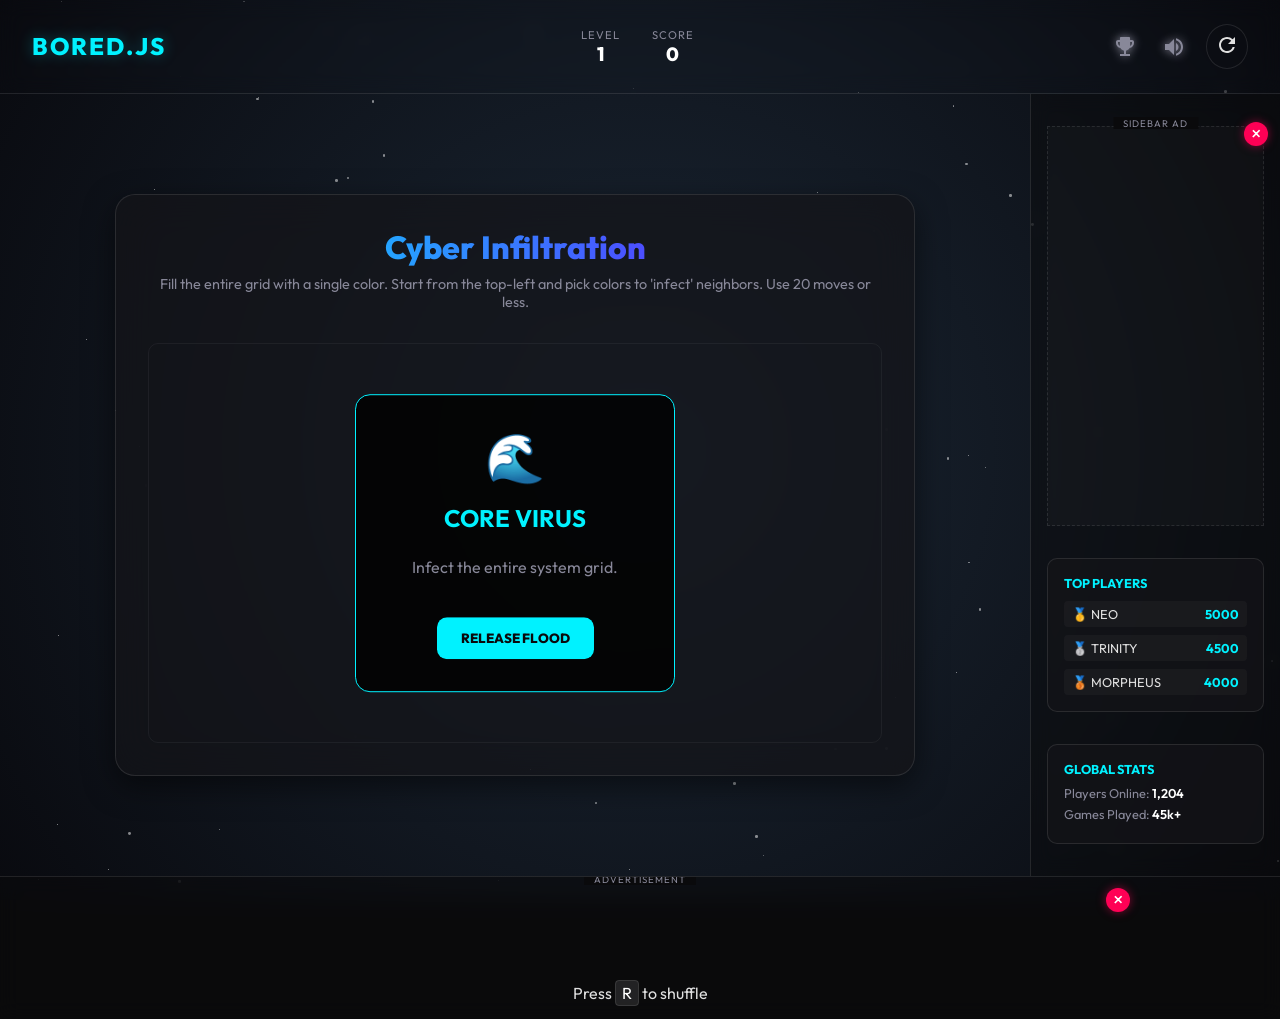
<file: index.html>
<!DOCTYPE html>
<html lang="en">
<head>
    <meta charset="UTF-8">
    <meta name="viewport" content="width=device-width, initial-scale=1.0">
    <title>Bored Games | Instant Fun</title>
    <meta name="description" content="Randomized mini-games for when you're bored. Sudoku, Ball Catch, Jump, Run, and Boom!">
    <link rel="preconnect" href="https://fonts.googleapis.com">
    <link rel="preconnect" href="https://fonts.gstatic.com" crossorigin>
    <link href="https://fonts.googleapis.com/css2?family=Outfit:wght@300;400;600;800&family=Space+Grotesk:wght@300;400;700&display=swap" rel="stylesheet">
    <link rel="stylesheet" href="style.css">
    <script async src="https://pagead2.googlesyndication.com/pagead/js/adsbygoogle.js?client=ca-pub-4516629611539617" crossorigin="anonymous"></script>
</head>
<body>
    <div class="stars-container" id="stars"></div>
    
    <header>
        <div class="logo">
            <span class="glitch-text" data-text="BORED.JS">BORED.JS</span>
        </div>
        <div class="stats">
            <div class="stat-item">
                <span class="label">LEVEL</span>
                <span class="value" id="current-level">1</span>
            </div>
            <div class="stat-item">
                <span class="label">SCORE</span>
                <span class="value" id="current-score">0</span>
            </div>
        </div>
        <div class="header-controls">
            <button id="leaderboard-btn" class="icon-btn" title="Leaderboard">
                <svg viewBox="0 0 24 24" width="24" height="24">
                    <path fill="currentColor" d="M19,5h-2V3c0-0.55-0.45-1-1-1H8C7.45,2,7,2.45,7,3v2H5C3.9,5,3,5.9,3,7v1c0,2.55,1.92,4.63,4.39,4.94 C8.09,14.23,9.8,15.2,11,15.68V19H7v2h10v-2h-4v-3.32c1.2-0.48,2.91-1.45,3.61-2.74C19.08,12.63,21,10.55,21,8V7C21,5.9,20.1,5,19,5z M5,8V7h2v3.82C5.84,10.4,5,9.3,5,8z M19,8c0,1.3-0.84,2.4-2,2.82V7h2V8z" />
                </svg>
            </button>
            <button id="mute-btn" class="icon-btn" title="Mute/Unmute">
                <svg id="mute-icon" viewBox="0 0 24 24" width="24" height="24">
                    <path fill="currentColor" d="M14,3.23V5.29C16.89,6.15 19,8.83 19,12C19,15.17 16.89,17.85 14,18.71V20.77C18.03,19.86 21,16.28 21,12C21,7.72 18.03,4.14 14,3.23M16.5,12C16.5,10.23 15.5,8.71 14,7.97V16.02C15.5,15.29 16.5,13.77 16.5,12M3,9V15H7L12,20V4L7,9H3Z" />
                </svg>
            </button>
            <button id="shuffle-btn" class="shuffle-btn" title="Reload New Game">
                <svg viewBox="0 0 24 24" width="24" height="24">
                    <path fill="currentColor" d="M17.65 6.35A7.958 7.958 0 0 0 12 4c-4.42 0-7.99 3.58-7.99 8s3.57 8 7.99 8c3.73 0 6.84-2.55 7.73-6h-2.08A5.99 5.99 0 0 1 12 18c-3.31 0-6-2.69-6-6s2.69-6 6-6c1.66 0 3.14.69 4.22 1.78L13 11h7V4l-2.35 2.35z"/>
                </svg>
            </button>
        </div>
    </header>

    <div id="name-popup" class="ad-popup-overlay hidden">
        <div class="ad-popup-content">
            <h2 style="color: var(--accent-primary)">NEW HIGH SCORE!</h2>
            <p>Enter your hacker alias:</p>
            <input type="text" id="hacker-name" maxlength="15" placeholder="GUEST123" style="width: 100%; margin: 1rem 0; padding: 0.8rem; background: #000; border: 1px solid var(--accent-primary); color: #fff; text-align: center;">
            <button id="save-score-btn" class="btn-primary">UPLOAD SCORE</button>
        </div>
    </div>
    
    <div id="leaderboard-popup" class="ad-popup-overlay hidden">
        <div class="ad-popup-content">
            <button id="close-leaderboard" class="close-btn">&times;</button>
            <h2 style="color: var(--accent-primary); margin-bottom: 2rem;">🏆 TOP HACKERS</h2>
            <div id="popup-leaderboard-list">
                <!-- Sync from App -->
            </div>
        </div>
    </div>

    <div id="content-layout">
        <main id="game-container">
            <div id="loader" class="loader">
                <div class="loader-circle"></div>
                <p>Initializing Game...</p>
            </div>
            <!-- Games will be injected here -->
            <div id="game-canvas-wrapper" class="hidden">
                <div id="game-ui">
                    <h2 id="game-title">Game Title</h2>
                    <p id="game-desc">Game instructions go here.</p>
                </div>
                <div id="canvas-area"></div>
                
                <!-- Mobile Controls -->
                <div id="mobile-controls">
                    <button id="btn-up" class="dpad-btn">▲</button>
                    <div class="dpad-row">
                        <button id="btn-left" class="dpad-btn">◀</button>
                        <button id="btn-action" class="dpad-btn action">●</button>
                        <button id="btn-right" class="dpad-btn">▶</button>
                    </div>
                    <button id="btn-down" class="dpad-btn">▼</button>
                </div>
            </div>
        </main>

        <aside id="sidebar">
            <div class="sidebar-ad">
                <button id="close-sidebar-ad" class="close-ad-btn">&times;</button>
                <div class="ad-label">SIDEBAR AD</div>
                <div class="google-ad-vertical">
                    <ins class="adsbygoogle"
                         style="display:block"
                         data-ad-client="ca-pub-4516629611539617"
                         data-ad-slot="3473233034"
                         data-ad-format="auto"
                         data-full-width-responsive="true"></ins>
                    <script>(adsbygoogle = window.adsbygoogle || []).push({});</script>
                </div>
            </div>
            <div class="sidebar-info" id="leaderboard">
                <h3>TOP PLAYERS</h3>
                <div id="leaderboard-list">
                    <!-- Dynamic -->
                </div>
            </div>
            <div class="sidebar-info">
                <h3>GLOBAL STATS</h3>
                <div class="info-item">Players Online: <span class="highlight">1,204</span></div>
                <div class="info-item">Games Played: <span class="highlight">45k+</span></div>
            </div>
        </aside>
    </div>

    <!-- Ad Popup -->
    <div id="ad-popup" class="ad-popup-overlay hidden">
        <div class="ad-popup-content">
            <button id="close-ad-popup" class="close-btn">&times;</button>
            <div class="ad-label">PREMIUM ADVERTISEMENT</div>
            <div class="google-ad-popup-box">
                <ins class="adsbygoogle"
                     style="display:inline-block;width:300px;height:250px"
                     data-ad-client="ca-pub-4516629611539617"
                     data-ad-slot="3473233034"></ins>
                <script>(adsbygoogle = window.adsbygoogle || []).push({});</script>
            </div>
            <p>Support Bored.js by viewing this ad!</p>
        </div>
    </div>

    <!-- Mobile Warning Popup -->
    <div id="mobile-warning-popup" class="ad-popup-overlay hidden">
        <div class="ad-popup-content" style="max-width: 330px; text-align: center;">
            <button id="close-mobile-warning" class="close-btn" style="z-index: 10;">&times;</button>
            <h2 style="color: #ff0055; margin-bottom: 1rem;">⚠️ DEVICE NOTICE</h2>
            <p style="color: var(--text-main); font-size: 1.2rem; line-height: 1.5; margin-bottom: 1rem;">
                For the best experience, please play <strong>Bored.js</strong> on a laptop or desktop system!
            </p>
            <p style="color: var(--text-muted); font-size: 0.85rem; margin-bottom: 1rem;">
                Some games may be difficult to control or view properly on small screens.
            </p>
            <button id="ack-mobile-warning" class="btn-primary" style="margin-top: 0.5rem; width: 100%;">I UNDERSTAND</button>
        </div>
    </div>

    <footer id="footer-ad-bar">
        <div class="ad-container">
            <div class="google-ad-banner">
                <button id="close-footer-ad" class="close-ad-btn">&times;</button>
                <ins class="adsbygoogle"
                     style="display:block"
                     data-ad-client="ca-pub-4516629611539617"
                     data-ad-slot="3473233034"
                     data-ad-format="auto"
                     data-full-width-responsive="true"></ins>
                <div class="ad-label">ADVERTISEMENT</div>
            </div>
        </div>
        <p>Press <span class="key">R</span> to shuffle</p>
    </footer>


    <!-- Game Scripts -->
    <script src="games/sudoku.js"></script>
    <script src="games/ball-catch.js"></script>
    <script src="games/jump.js"></script>
    <script src="games/run.js"></script>
    <script src="games/boom.js"></script>
    <script src="games/word.js"></script>
    <script src="games/music.js"></script>
    <script src="games/reflex.js"></script>
    <script src="games/memory.js"></script>
    <script src="games/avoid.js"></script>
    <script src="games/snake.js"></script>
    <script src="games/spectrum.js"></script>
    <script src="games/animal.js"></script>
    <script src="games/stack.js"></script>
    <script src="games/bricks.js"></script>
    <script src="games/lasers.js"></script>
    <script src="games/pong.js"></script>
    <script src="games/floppy.js"></script>
    <script src="games/hacking.js"></script>
    <script src="games/bitmatch.js"></script>
    <script src="games/catcher.js"></script>
    <script src="games/mines.js"></script>
    <script src="games/orbital.js"></script>
    <script src="games/flood.js"></script>
    <script src="games/pulse.js"></script>
    <script src="games/clicker.js"></script>
    <script src="games/strike.js"></script>
    <script src="games/slide.js"></script>
    <script src="games/mastermind.js"></script>
    <script src="games/hanoi.js"></script>
    <script src="games/lights.js"></script>
    <script src="games/math.js"></script>
    <script src="games/shape.js"></script>
    <script src="games/mirror.js"></script>
    <script src="app.js"></script>
</body>
</html>
</file>
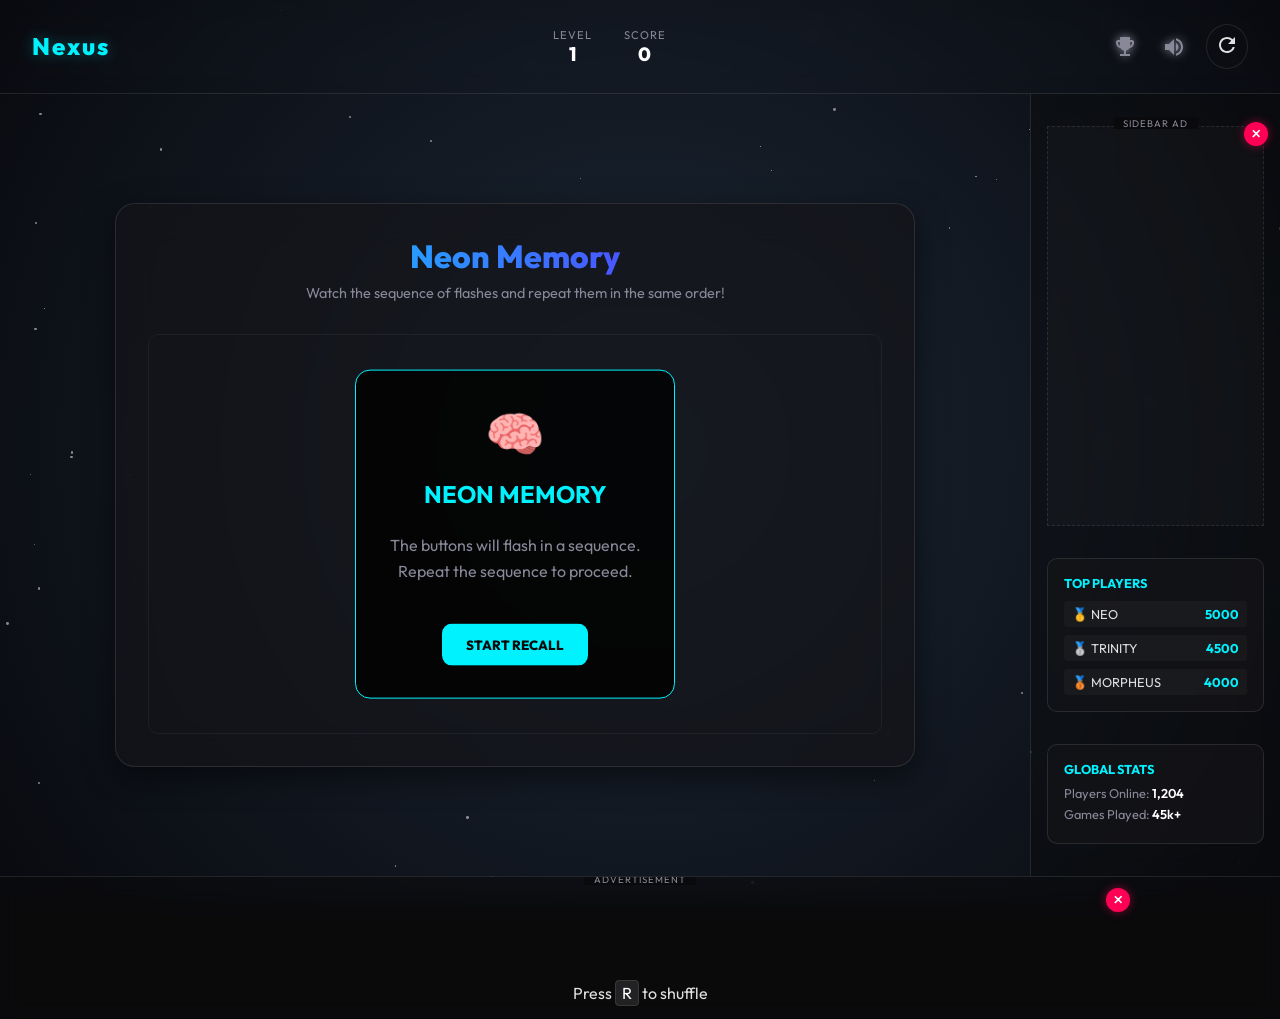
<file: New folder/index.html>
<!DOCTYPE html>
<html lang="en">
<head>
    <meta charset="UTF-8">
    <meta name="viewport" content="width=device-width, initial-scale=1.0">
    <title>Bored Games | Instant Fun</title>
    <meta name="description" content="Randomized mini-games for when you're bored. Sudoku, Ball Catch, Jump, Run, and Boom!">
    <link rel="preconnect" href="https://fonts.googleapis.com">
    <link rel="preconnect" href="https://fonts.gstatic.com" crossorigin>
    <link href="https://fonts.googleapis.com/css2?family=Outfit:wght@300;400;600;800&family=Space+Grotesk:wght@300;400;700&display=swap" rel="stylesheet">
    <link rel="stylesheet" href="style.css">
    <script async src="https://pagead2.googlesyndication.com/pagead/js/adsbygoogle.js?client=ca-pub-4516629611539617" crossorigin="anonymous"></script>
</head>
<body>
    <div class="stars-container" id="stars"></div>
    
    <header>
        <div class="logo">
            <span class="glitch-text" data-text="BORED.JS">Nexus</span>
        </div>
        <div class="stats">
            <div class="stat-item">
                <span class="label">LEVEL</span>
                <span class="value" id="current-level">1</span>
            </div>
            <div class="stat-item">
                <span class="label">SCORE</span>
                <span class="value" id="current-score">0</span>
            </div>
        </div>
        <div class="header-controls">
            <button id="leaderboard-btn" class="icon-btn" title="Leaderboard">
                <svg viewBox="0 0 24 24" width="24" height="24">
                    <path fill="currentColor" d="M19,5h-2V3c0-0.55-0.45-1-1-1H8C7.45,2,7,2.45,7,3v2H5C3.9,5,3,5.9,3,7v1c0,2.55,1.92,4.63,4.39,4.94 C8.09,14.23,9.8,15.2,11,15.68V19H7v2h10v-2h-4v-3.32c1.2-0.48,2.91-1.45,3.61-2.74C19.08,12.63,21,10.55,21,8V7C21,5.9,20.1,5,19,5z M5,8V7h2v3.82C5.84,10.4,5,9.3,5,8z M19,8c0,1.3-0.84,2.4-2,2.82V7h2V8z" />
                </svg>
            </button>
            <button id="mute-btn" class="icon-btn" title="Mute/Unmute">
                <svg id="mute-icon" viewBox="0 0 24 24" width="24" height="24">
                    <path fill="currentColor" d="M14,3.23V5.29C16.89,6.15 19,8.83 19,12C19,15.17 16.89,17.85 14,18.71V20.77C18.03,19.86 21,16.28 21,12C21,7.72 18.03,4.14 14,3.23M16.5,12C16.5,10.23 15.5,8.71 14,7.97V16.02C15.5,15.29 16.5,13.77 16.5,12M3,9V15H7L12,20V4L7,9H3Z" />
                </svg>
            </button>
            <button id="shuffle-btn" class="shuffle-btn" title="Reload New Game">
                <svg viewBox="0 0 24 24" width="24" height="24">
                    <path fill="currentColor" d="M17.65 6.35A7.958 7.958 0 0 0 12 4c-4.42 0-7.99 3.58-7.99 8s3.57 8 7.99 8c3.73 0 6.84-2.55 7.73-6h-2.08A5.99 5.99 0 0 1 12 18c-3.31 0-6-2.69-6-6s2.69-6 6-6c1.66 0 3.14.69 4.22 1.78L13 11h7V4l-2.35 2.35z"/>
                </svg>
            </button>
        </div>
    </header>

    <div id="name-popup" class="ad-popup-overlay hidden">
        <div class="ad-popup-content">
            <h2 style="color: var(--accent-primary)">NEW HIGH SCORE!</h2>
            <p>Enter your hacker alias:</p>
            <input type="text" id="hacker-name" maxlength="15" placeholder="GUEST123" style="width: 100%; margin: 1rem 0; padding: 0.8rem; background: #000; border: 1px solid var(--accent-primary); color: #fff; text-align: center;">
            <button id="save-score-btn" class="btn-primary">UPLOAD SCORE</button>
        </div>
    </div>
    
    <div id="leaderboard-popup" class="ad-popup-overlay hidden">
        <div class="ad-popup-content">
            <button id="close-leaderboard" class="close-btn">&times;</button>
            <h2 style="color: var(--accent-primary); margin-bottom: 2rem;">🏆 TOP HACKERS</h2>
            <div id="popup-leaderboard-list">
                <!-- Sync from App -->
            </div>
        </div>
    </div>

    <div id="content-layout">
        <main id="game-container">
            <div id="loader" class="loader">
                <div class="loader-circle"></div>
                <p>Initializing Game...</p>
            </div>
            <!-- Games will be injected here -->
            <div id="game-canvas-wrapper" class="hidden">
                <div id="game-ui">
                    <h2 id="game-title">Game Title</h2>
                    <p id="game-desc">Game instructions go here.</p>
                </div>
                <div id="canvas-area"></div>
                
                <!-- Mobile Controls -->
                <div id="mobile-controls">
                    <button id="btn-up" class="dpad-btn">▲</button>
                    <div class="dpad-row">
                        <button id="btn-left" class="dpad-btn">◀</button>
                        <button id="btn-action" class="dpad-btn action">●</button>
                        <button id="btn-right" class="dpad-btn">▶</button>
                    </div>
                    <button id="btn-down" class="dpad-btn">▼</button>
                </div>
            </div>
        </main>

        <aside id="sidebar">
            <div class="sidebar-ad">
                <button id="close-sidebar-ad" class="close-ad-btn">&times;</button>
                <div class="ad-label">SIDEBAR AD</div>
                <div class="google-ad-vertical">
                    <ins class="adsbygoogle"
                         style="display:block"
                         data-ad-client="ca-pub-4516629611539617"
                         data-ad-slot="3473233034"
                         data-ad-format="auto"
                         data-full-width-responsive="true"></ins>
                    <script>(adsbygoogle = window.adsbygoogle || []).push({});</script>
                </div>
            </div>
            <div class="sidebar-info" id="leaderboard">
                <h3>TOP PLAYERS</h3>
                <div id="leaderboard-list">
                    <!-- Dynamic -->
                </div>
            </div>
            <div class="sidebar-info">
                <h3>GLOBAL STATS</h3>
                <div class="info-item">Players Online: <span class="highlight">1,204</span></div>
                <div class="info-item">Games Played: <span class="highlight">45k+</span></div>
            </div>
        </aside>
    </div>

    <!-- Ad Popup -->
    <div id="ad-popup" class="ad-popup-overlay hidden">
        <div class="ad-popup-content">
            <button id="close-ad-popup" class="close-btn">&times;</button>
            <div class="ad-label">PREMIUM ADVERTISEMENT</div>
            <div class="google-ad-popup-box">
                <ins class="adsbygoogle"
                     style="display:inline-block;width:300px;height:250px"
                     data-ad-client="ca-pub-4516629611539617"
                     data-ad-slot="3473233034"></ins>
                <script>(adsbygoogle = window.adsbygoogle || []).push({});</script>
            </div>
            <p>Support Bored.js by viewing this ad!</p>
        </div>
    </div>

    <!-- Mobile Warning Popup -->
    <div id="mobile-warning-popup" class="ad-popup-overlay hidden">
        <div class="ad-popup-content" style="max-width: 330px; text-align: center;">
            <button id="close-mobile-warning" class="close-btn" style="z-index: 10;">&times;</button>
            <h2 style="color: #ff0055; margin-bottom: 1rem;">⚠️ DEVICE NOTICE</h2>
            <p style="color: var(--text-main); font-size: 1.2rem; line-height: 1.5; margin-bottom: 1rem;">
                For the best experience, please play <strong>Bored.js</strong> on a laptop or desktop system!
            </p>
            <p style="color: var(--text-muted); font-size: 0.85rem; margin-bottom: 1rem;">
                Some games may be difficult to control or view properly on small screens.
            </p>
            <button id="ack-mobile-warning" class="btn-primary" style="margin-top: 0.5rem; width: 100%;">I UNDERSTAND</button>
        </div>
    </div>

    <footer id="footer-ad-bar">
        <div class="ad-container">
            <div class="google-ad-banner">
                <button id="close-footer-ad" class="close-ad-btn">&times;</button>
                <ins class="adsbygoogle"
                     style="display:block"
                     data-ad-client="ca-pub-4516629611539617"
                     data-ad-slot="3473233034"
                     data-ad-format="auto"
                     data-full-width-responsive="true"></ins>
                <div class="ad-label">ADVERTISEMENT</div>
            </div>
        </div>
        <p>Press <span class="key">R</span> to shuffle</p>
    </footer>


    <!-- Game Scripts -->
    <script src="games/sudoku.js"></script>
    <script src="games/ball-catch.js"></script>
    <script src="games/jump.js"></script>
    <script src="games/run.js"></script>
    <script src="games/boom.js"></script>
    <script src="games/word.js"></script>
    <script src="games/music.js"></script>
    <script src="games/reflex.js"></script>
    <script src="games/memory.js"></script>
    <script src="games/avoid.js"></script>
    <script src="games/snake.js"></script>
    <script src="games/spectrum.js"></script>
    <script src="games/animal.js"></script>
    <script src="games/stack.js"></script>
    <script src="games/bricks.js"></script>
    <script src="games/lasers.js"></script>
    <script src="games/pong.js"></script>
    <script src="games/floppy.js"></script>
    <script src="games/hacking.js"></script>
    <script src="games/bitmatch.js"></script>
    <script src="games/catcher.js"></script>
    <script src="games/mines.js"></script>
    <script src="games/orbital.js"></script>
    <script src="games/flood.js"></script>
    <script src="games/pulse.js"></script>
    <script src="games/clicker.js"></script>
    <script src="games/strike.js"></script>
    <script src="games/slide.js"></script>
    <script src="games/mastermind.js"></script>
    <script src="games/hanoi.js"></script>
    <script src="games/lights.js"></script>
    <script src="games/math.js"></script>
    <script src="games/shape.js"></script>
    <script src="games/mirror.js"></script>
    <script src="games/rps.js"></script>
    <script src="games/tictactoe.js"></script>
    <script src="games/hangman.js"></script>
    <script src="games/aim.js"></script>
    <script src="games/dice.js"></script>
    <script src="games/slots.js"></script>
    <script src="games/trivia.js"></script>
    <script src="games/whack.js"></script>
    <script src="games/typing.js"></script>
    <script src="games/color.js"></script>
    <script src="app.js"></script>
</body>
</html>
</file>
<file: style.css>
:root {
    --bg-dark: #0a0a0c;
    --bg-panel: rgba(20, 20, 25, 0.7);
    --accent-primary: #00f2ff;
    --accent-secondary: #7000ff;
    --text-main: #e0e0e0;
    --text-muted: #888899;
    --glass-border: rgba(255, 255, 255, 0.1);
    --neon-shadow: 0 0 15px rgba(0, 242, 255, 0.3);
}

* {
    margin: 0;
    padding: 0;
    box-sizing: border-box;
    font-family: 'Outfit', sans-serif;
}

body {
    background-color: var(--bg-dark);
    color: var(--text-main);
    min-height: 100vh;
    overflow-x: hidden;
    overflow-y: auto;
    display: flex;
    flex-direction: column;
}

/* Background Stars */
.stars-container {
    position: fixed;
    top: 0;
    left: 0;
    width: 100%;
    height: 100%;
    z-index: -1;
    background: radial-gradient(circle at center, #1b2735 0%, #090a0f 100%);
}

.star {
    position: absolute;
    background: white;
    border-radius: 50%;
    opacity: 0.5;
    animation: twinkle var(--duration) infinite ease-in-out;
}

@keyframes twinkle {
    0%, 100% { opacity: 0.3; transform: scale(1); }
    50% { opacity: 1; transform: scale(1.2); }
}

/* Layout */
header {
    padding: 1.5rem 2rem;
    display: flex;
    justify-content: space-between;
    align-items: center;
    backdrop-filter: blur(10px);
    border-bottom: 1px solid var(--glass-border);
    z-index: 10;
}

.logo {
    font-family: 'Space Grotesk', sans-serif;
    font-weight: 800;
    font-size: 1.5rem;
    letter-spacing: 2px;
}

.glitch-text {
    position: relative;
    color: var(--accent-primary);
    text-shadow: var(--neon-shadow);
}

.stats {
    display: flex;
    gap: 2rem;
}

.stat-item {
    display: flex;
    flex-direction: column;
    align-items: center;
}

.stat-item .label {
    font-size: 0.7rem;
    color: var(--text-muted);
    letter-spacing: 1px;
}

.stat-item .value {
    font-size: 1.2rem;
    font-weight: 800;
    color: #fff;
}

.header-controls {
    display: flex;
    gap: 15px;
    align-items: center;
}

.icon-btn {
    background: none;
    border: none;
    color: var(--text-muted);
    cursor: pointer;
    transition: color 0.3s, transform 0.2s;
    padding: 5px;
    display: flex;
    align-items: center;
    justify-content: center;
}

.icon-btn:hover {
    color: var(--accent-primary);
    transform: scale(1.1);
}

.icon-btn svg {
    filter: drop-shadow(0 0 5px currentColor);
}

.shuffle-btn {
    background: none;
    border: 1px solid var(--glass-border);
    color: var(--text-main);
    padding: 0.5rem;
    border-radius: 50%;
    cursor: pointer;
    transition: all 0.3s cubic-bezier(0.4, 0, 0.2, 1);
}

.shuffle-btn:hover {
    background: var(--accent-primary);
    color: var(--bg-dark);
    box-shadow: 0 0 20px rgba(0, 242, 255, 0.5);
    transform: rotate(180deg);
}

/* Main Container */
#content-layout {
    flex: 1;
    display: flex;
    overflow: hidden;
}

#game-container {
    flex: 1;
    display: flex;
    justify-content: center;
    align-items: center;
    padding: 1rem 2rem;
    position: relative;
    overflow-y: auto;
}

.loader {
    display: flex;
    flex-direction: column;
    align-items: center;
    gap: 1rem;
}

.loader-circle {
    width: 60px;
    height: 60px;
    border: 3px solid transparent;
    border-top-color: var(--accent-primary);
    border-bottom-color: var(--accent-secondary);
    border-radius: 50%;
    animation: rotate 1.5s linear infinite;
}

@keyframes rotate {
    from { transform: rotate(0deg); }
    to { transform: rotate(360deg); }
}

#game-canvas-wrapper {
    width: 100%;
    max-width: 800px;
    background: var(--bg-panel);
    backdrop-filter: blur(20px);
    border: 1px solid var(--glass-border);
    border-radius: 20px;
    padding: 2rem;
    box-shadow: 0 10px 30px rgba(0, 0, 0, 0.5);
    transition: opacity 0.4s ease, transform 0.4s cubic-bezier(0.175, 0.885, 0.32, 1.275);
    animation: fadeIn 0.6s ease-out;
}

.hidden {
    opacity: 0;
    transform: translateY(20px);
    pointer-events: none;
}

#game-ui {
    margin-bottom: 2rem;
    text-align: center;
}

#game-title {
    font-size: 2rem;
    font-weight: 800;
    margin-bottom: 0.5rem;
    background: linear-gradient(90deg, var(--accent-primary), var(--accent-secondary));
    -webkit-background-clip: text;
    background-clip: text;
    -webkit-text-fill-color: transparent;
}

#game-desc {
    color: var(--text-muted);
    font-size: 0.9rem;
}

#canvas-area {
    width: 100%;
    min-height: 400px;
    display: flex;
    justify-content: center;
    align-items: center;
    position: relative;
    border: 1px solid rgba(255, 255, 255, 0.05);
    border-radius: 10px;
    overflow: hidden;
}

#sidebar {
    width: 250px;
    background: rgba(10, 10, 12, 0.4);
    backdrop-filter: blur(10px);
    border-left: 1px solid var(--glass-border);
    padding: 2rem 1rem;
    display: flex;
    flex-direction: column;
    gap: 2rem;
    overflow-y: auto;
    z-index: 5;
    transition: all 0.8s cubic-bezier(0.19, 1, 0.22, 1);
}

#sidebar.ad-hidden {
    width: 0;
    padding: 0;
    opacity: 0;
    border-left: none;
    pointer-events: none;
}

#footer-ad-bar {
    transition: all 0.8s ease;
    max-height: 500px;
    overflow: hidden;
    background: rgba(10, 10, 12, 0.6);
    backdrop-filter: blur(10px);
    border-top: 1px solid var(--glass-border);
    padding: 1rem 0;
    text-align: center;
    position: relative;
    z-index: 10;
}

#footer-ad-bar.ad-hidden {
    max-height: 50px; /* Keep a bit for credits or hide completely */
    padding: 0.5rem 0;
}

#footer-ad-bar.ad-hidden .ad-container {
    display: none;
}

.google-ad-banner {
    position: relative;
    width: 100%;
    max-width: 970px;
    margin: 0 auto;
    min-height: 90px;
    display: flex;
    justify-content: center;
    align-items: center;
}

.google-ad-banner .ad-label {
    top: -20px;
}

.close-ad-btn {
    position: absolute;
    top: -5px;
    right: -5px;
    width: 24px;
    height: 24px;
    background: #ff0055;
    color: #fff;
    border: none;
    border-radius: 50%;
    cursor: pointer;
    font-size: 1.2rem;
    line-height: 1;
    z-index: 100;
    display: flex;
    justify-content: center;
    align-items: center;
    box-shadow: 0 0 10px rgba(255, 0, 85, 0.5);
    transition: opacity 0.3s;
}

.close-ad-btn.hidden {
    display: none;
}

#leaderboard-list {
    display: flex;
    flex-direction: column;
    gap: 8px;
    margin-top: 10px;
}

.leaderboard-item {
    display: flex;
    justify-content: space-between;
    font-size: 0.8rem;
    padding: 5px 8px;
    background: rgba(255, 255, 255, 0.03);
    border-radius: 4px;
}

.leaderboard-name {
    color: var(--text-main);
}

.leaderboard-score {
    color: var(--accent-primary);
    font-weight: 700;
}

.sidebar-ad {
    background: rgba(255, 255, 255, 0.02);
    border: 1px dashed var(--glass-border);
    padding: 1rem;
    position: relative;
    display: flex;
    flex-direction: column;
    align-items: center;
    min-height: 400px;
}

.sidebar-info {
    padding: 1rem;
    background: var(--bg-panel);
    border-radius: 10px;
    border: 1px solid var(--glass-border);
}

.sidebar-info h3 {
    font-size: 0.8rem;
    margin-bottom: 0.5rem;
    color: var(--accent-primary);
}

.info-item {
    font-size: 0.8rem;
    color: var(--text-muted);
    margin-bottom: 5px;
}

.highlight {
    color: #fff;
    font-weight: 600;
}

.google-ad-vertical {
    display: flex;
    justify-content: center;
    width: 100%;
    min-height: 250px;
}

/* Ad Popup */
.ad-popup-overlay {
    position: fixed;
    top: 0;
    left: 0;
    width: 100%;
    height: 100%;
    background: rgba(0, 0, 0, 0.9);
    z-index: 1000;
    display: flex;
    justify-content: center;
    align-items: center;
    transition: all 0.4s ease;
}

.ad-popup-overlay.hidden {
    opacity: 0;
    pointer-events: none;
    transform: scale(0.9);
}

.ad-popup-content {
    background: #111;
    padding: 3rem 2rem 2rem;
    border-radius: 20px;
    border: 2px solid var(--accent-secondary);
    box-shadow: 0 0 50px rgba(112, 0, 255, 0.3);
    position: relative;
    text-align: center;
    max-width: 400px;
}

.google-ad-popup-box {
    margin: 1.5rem 0;
    background: #000;
    width: 300px;
    height: 250px;
    display: flex;
    align-items: center;
    justify-content: center;
}

.ad-popup-content p {
    font-size: 0.8rem;
    color: var(--text-muted);
}

.close-btn {
    position: absolute;
    top: 15px;
    right: 15px;
    background: none;
    border: none;
    color: var(--text-muted);
    font-size: 2rem;
    cursor: pointer;
    line-height: 1;
}

.close-btn:hover {
    color: #fff;
}

.ad-label {
    position: absolute;
    top: -10px;
    left: 50%;
    transform: translateX(-50%);
    background: var(--bg-dark);
    padding: 0 10px;
    font-size: 0.6rem;
    letter-spacing: 1px;
    color: var(--text-muted);
}

.key {
    background: rgba(255, 255, 255, 0.1);
    padding: 2px 6px;
    border-radius: 4px;
    border: 1px solid var(--glass-border);
    color: #fff;
}

/* Game Specific Styles */
canvas {
    max-width: 100%;
}

/* Sudoku Grid */
.sudoku-grid {
    display: grid;
    grid-template-columns: repeat(4, 1fr);
    gap: 5px;
    width: 300px;
    margin: 0 auto;
}

.sudoku-cell {
    width: 70px;
    height: 70px;
    background: rgba(255, 255, 255, 0.05);
    border: 1px solid var(--glass-border);
    display: flex;
    justify-content: center;
    align-items: center;
    font-size: 1.5rem;
    font-weight: 600;
    cursor: pointer;
    transition: all 0.2s;
    outline: none;
    color: #fff;
}

.sudoku-cell:hover {
    background: rgba(255, 255, 255, 0.1);
}

.sudoku-cell.fixed {
    color: var(--accent-primary);
    cursor: default;
}

.sudoku-cell.focused {
    border-color: var(--accent-primary);
    box-shadow: inset 0 0 10px rgba(0, 242, 255, 0.2);
}

/* Message Styles */
.game-over-msg {
    position: absolute;
    top: 50%;
    left: 50%;
    transform: translate(-50%, -50%);
    background: rgba(0, 0, 0, 0.8);
    padding: 2rem;
    border-radius: 15px;
    border: 1px solid var(--accent-primary);
    text-align: center;
    z-index: 100;
    max-width: 90%;
    width: 320px;
    max-height: 95%;
    overflow-y: auto;
    box-sizing: border-box;
    display: flex;
    flex-direction: column;
    align-items: center;
}

.game-over-msg div {
    display: flex;
    flex-wrap: wrap;
    justify-content: center;
    gap: 10px;
    width: 100%;
}

.btn-primary {
    background: var(--accent-primary);
    color: var(--bg-dark);
    border: none;
    padding: 0.8rem 1.5rem;
    border-radius: 10px;
    font-weight: 800;
    cursor: pointer;
    margin-top: 1rem;
    transition: transform 0.2s;
    touch-action: manipulation;
    pointer-events: auto;
    position: relative;
    z-index: 1000;
}

@keyframes pulse-bgm {
    from { filter: brightness(1) drop-shadow(0 0 10px rgba(0, 242, 255, 0.5)); transform: scale(0.95); }
    to { filter: brightness(1.5) drop-shadow(0 0 30px rgba(0, 242, 255, 1)); transform: scale(1.05); }
}

/* Responsive Media Queries */
@media (max-width: 900px) {
    #content-layout {
        flex-direction: column;
        overflow-y: auto;
    }
    
    #sidebar {
        width: 100%;
        border-left: none;
        border-top: 1px solid var(--glass-border);
        padding: 1rem;
        flex-direction: row;
        flex-wrap: wrap;
        justify-content: space-between;
    }
    
    .sidebar-ad {
        min-height: auto;
        width: 100%;
        margin-bottom: 1rem;
        padding: 1rem 0;
    }
    
    .google-ad-vertical {
        min-height: 100px; /* For mobile banners */
    }
    
    .sidebar-info {
        flex: 1;
        min-width: 250px;
        margin: 0.5rem;
    }
}

@media (max-width: 600px) {
    header {
        flex-direction: column;
        gap: 1rem;
        text-align: center;
        padding: 1rem;
    }
    
    .stats {
        width: 100%;
        justify-content: center;
    }
    
    #game-canvas-wrapper {
        padding: 1rem;
        border-radius: 10px;
    }
    
    #game-title {
        font-size: 1.5rem;
    }

    #canvas-area {
        min-height: 350px;
    }
    
    .game-over-msg {
        padding: 1.5rem;
        width: 95%;
    }
    .game-over-msg p {
        margin: 0.5rem 0 !important;
        font-size: 0.9rem;
    }
    .btn-primary {
        padding: 0.6rem 1rem;
        margin-top: 0.5rem;
    }
    
    .sudoku-grid {
        width: 100%;
        max-width: 300px;
    }
    
    .sudoku-cell {
        width: 100%;
        height: auto;
        aspect-ratio: 1/1;
        font-size: 1.2rem;
    }
    
    canvas {
        width: 100% !important;
        height: auto !important;
    }
}

#mobile-controls {
    display: none;
    flex-direction: column;
    align-items: center;
    gap: 10px;
    margin-top: 2rem;
    user-select: none;
}

.dpad-row {
    display: flex;
    gap: 10px;
}

.dpad-btn {
    width: 50px;
    height: 50px;
    background: rgba(255, 255, 255, 0.05);
    border: 1px solid var(--accent-primary);
    color: var(--accent-primary);
    border-radius: 12px;
    font-size: 1.5rem;
    display: flex;
    justify-content: center;
    align-items: center;
    cursor: pointer;
    backdrop-filter: blur(5px);
    transition: all 0.1s;
}

.dpad-btn:active {
    background: var(--accent-primary);
    color: var(--bg-dark);
    transform: scale(0.9);
}

.dpad-btn.action {
    border-color: var(--accent-secondary);
    color: var(--accent-secondary);
}

.dpad-btn.action:active {
    background: var(--accent-secondary);
    color: #fff;
}

@media (max-width: 600px) {
    #mobile-controls {
        display: flex;
    }
}
</file>
<file: New folder/style.css>
:root {
    --bg-dark: #0a0a0c;
    --bg-panel: rgba(20, 20, 25, 0.7);
    --accent-primary: #00f2ff;
    --accent-secondary: #7000ff;
    --text-main: #e0e0e0;
    --text-muted: #888899;
    --glass-border: rgba(255, 255, 255, 0.1);
    --neon-shadow: 0 0 15px rgba(0, 242, 255, 0.3);
}

* {
    margin: 0;
    padding: 0;
    box-sizing: border-box;
    font-family: 'Outfit', sans-serif;
}

body {
    background-color: var(--bg-dark);
    color: var(--text-main);
    min-height: 100vh;
    overflow-x: hidden;
    overflow-y: auto;
    display: flex;
    flex-direction: column;
}

/* Background Stars */
.stars-container {
    position: fixed;
    top: 0;
    left: 0;
    width: 100%;
    height: 100%;
    z-index: -1;
    background: radial-gradient(circle at center, #1b2735 0%, #090a0f 100%);
}

.star {
    position: absolute;
    background: white;
    border-radius: 50%;
    opacity: 0.5;
    animation: twinkle var(--duration) infinite ease-in-out;
}

@keyframes twinkle {
    0%, 100% { opacity: 0.3; transform: scale(1); }
    50% { opacity: 1; transform: scale(1.2); }
}

/* Layout */
header {
    padding: 1.5rem 2rem;
    display: flex;
    justify-content: space-between;
    align-items: center;
    backdrop-filter: blur(10px);
    border-bottom: 1px solid var(--glass-border);
    z-index: 10;
}

.logo {
    font-family: 'Space Grotesk', sans-serif;
    font-weight: 800;
    font-size: 1.5rem;
    letter-spacing: 2px;
}

.glitch-text {
    position: relative;
    color: var(--accent-primary);
    text-shadow: var(--neon-shadow);
}

.stats {
    display: flex;
    gap: 2rem;
}

.stat-item {
    display: flex;
    flex-direction: column;
    align-items: center;
}

.stat-item .label {
    font-size: 0.7rem;
    color: var(--text-muted);
    letter-spacing: 1px;
}

.stat-item .value {
    font-size: 1.2rem;
    font-weight: 800;
    color: #fff;
}

.header-controls {
    display: flex;
    gap: 15px;
    align-items: center;
}

.icon-btn {
    background: none;
    border: none;
    color: var(--text-muted);
    cursor: pointer;
    transition: color 0.3s, transform 0.2s;
    padding: 5px;
    display: flex;
    align-items: center;
    justify-content: center;
}

.icon-btn:hover {
    color: var(--accent-primary);
    transform: scale(1.1);
}

.icon-btn svg {
    filter: drop-shadow(0 0 5px currentColor);
}

.shuffle-btn {
    background: none;
    border: 1px solid var(--glass-border);
    color: var(--text-main);
    padding: 0.5rem;
    border-radius: 50%;
    cursor: pointer;
    transition: all 0.3s cubic-bezier(0.4, 0, 0.2, 1);
}

.shuffle-btn:hover {
    background: var(--accent-primary);
    color: var(--bg-dark);
    box-shadow: 0 0 20px rgba(0, 242, 255, 0.5);
    transform: rotate(180deg);
}

/* Main Container */
#content-layout {
    flex: 1;
    display: flex;
    overflow: hidden;
}

#game-container {
    flex: 1;
    display: flex;
    justify-content: center;
    align-items: center;
    padding: 1rem 2rem;
    position: relative;
    overflow-y: auto;
}

.loader {
    display: flex;
    flex-direction: column;
    align-items: center;
    gap: 1rem;
}

.loader-circle {
    width: 60px;
    height: 60px;
    border: 3px solid transparent;
    border-top-color: var(--accent-primary);
    border-bottom-color: var(--accent-secondary);
    border-radius: 50%;
    animation: rotate 1.5s linear infinite;
}

@keyframes rotate {
    from { transform: rotate(0deg); }
    to { transform: rotate(360deg); }
}

#game-canvas-wrapper {
    width: 100%;
    max-width: 800px;
    background: var(--bg-panel);
    backdrop-filter: blur(20px);
    border: 1px solid var(--glass-border);
    border-radius: 20px;
    padding: 2rem;
    box-shadow: 0 10px 30px rgba(0, 0, 0, 0.5);
    transition: opacity 0.4s ease, transform 0.4s cubic-bezier(0.175, 0.885, 0.32, 1.275);
    animation: fadeIn 0.6s ease-out;
}

.hidden {
    opacity: 0;
    transform: translateY(20px);
    pointer-events: none;
}

#game-ui {
    margin-bottom: 2rem;
    text-align: center;
}

#game-title {
    font-size: 2rem;
    font-weight: 800;
    margin-bottom: 0.5rem;
    background: linear-gradient(90deg, var(--accent-primary), var(--accent-secondary));
    -webkit-background-clip: text;
    background-clip: text;
    -webkit-text-fill-color: transparent;
}

#game-desc {
    color: var(--text-muted);
    font-size: 0.9rem;
}

#canvas-area {
    width: 100%;
    min-height: 400px;
    display: flex;
    justify-content: center;
    align-items: center;
    position: relative;
    border: 1px solid rgba(255, 255, 255, 0.05);
    border-radius: 10px;
    overflow: hidden;
}

#sidebar {
    width: 250px;
    background: rgba(10, 10, 12, 0.4);
    backdrop-filter: blur(10px);
    border-left: 1px solid var(--glass-border);
    padding: 2rem 1rem;
    display: flex;
    flex-direction: column;
    gap: 2rem;
    overflow-y: auto;
    z-index: 5;
    transition: all 0.8s cubic-bezier(0.19, 1, 0.22, 1);
}

#sidebar.ad-hidden {
    width: 0;
    padding: 0;
    opacity: 0;
    border-left: none;
    pointer-events: none;
}

#footer-ad-bar {
    transition: all 0.8s ease;
    max-height: 500px;
    overflow: hidden;
    background: rgba(10, 10, 12, 0.6);
    backdrop-filter: blur(10px);
    border-top: 1px solid var(--glass-border);
    padding: 1rem 0;
    text-align: center;
    position: relative;
    z-index: 10;
}

#footer-ad-bar.ad-hidden {
    max-height: 50px; /* Keep a bit for credits or hide completely */
    padding: 0.5rem 0;
}

#footer-ad-bar.ad-hidden .ad-container {
    display: none;
}

.google-ad-banner {
    position: relative;
    width: 100%;
    max-width: 970px;
    margin: 0 auto;
    min-height: 90px;
    display: flex;
    justify-content: center;
    align-items: center;
}

.google-ad-banner .ad-label {
    top: -20px;
}

.close-ad-btn {
    position: absolute;
    top: -5px;
    right: -5px;
    width: 24px;
    height: 24px;
    background: #ff0055;
    color: #fff;
    border: none;
    border-radius: 50%;
    cursor: pointer;
    font-size: 1.2rem;
    line-height: 1;
    z-index: 100;
    display: flex;
    justify-content: center;
    align-items: center;
    box-shadow: 0 0 10px rgba(255, 0, 85, 0.5);
    transition: opacity 0.3s;
}

.close-ad-btn.hidden {
    display: none;
}

#leaderboard-list {
    display: flex;
    flex-direction: column;
    gap: 8px;
    margin-top: 10px;
}

.leaderboard-item {
    display: flex;
    justify-content: space-between;
    font-size: 0.8rem;
    padding: 5px 8px;
    background: rgba(255, 255, 255, 0.03);
    border-radius: 4px;
}

.leaderboard-name {
    color: var(--text-main);
}

.leaderboard-score {
    color: var(--accent-primary);
    font-weight: 700;
}

.sidebar-ad {
    background: rgba(255, 255, 255, 0.02);
    border: 1px dashed var(--glass-border);
    padding: 1rem;
    position: relative;
    display: flex;
    flex-direction: column;
    align-items: center;
    min-height: 400px;
}

.sidebar-info {
    padding: 1rem;
    background: var(--bg-panel);
    border-radius: 10px;
    border: 1px solid var(--glass-border);
}

.sidebar-info h3 {
    font-size: 0.8rem;
    margin-bottom: 0.5rem;
    color: var(--accent-primary);
}

.info-item {
    font-size: 0.8rem;
    color: var(--text-muted);
    margin-bottom: 5px;
}

.highlight {
    color: #fff;
    font-weight: 600;
}

.google-ad-vertical {
    display: flex;
    justify-content: center;
    width: 100%;
    min-height: 250px;
}

/* Ad Popup */
.ad-popup-overlay {
    position: fixed;
    top: 0;
    left: 0;
    width: 100%;
    height: 100%;
    background: rgba(0, 0, 0, 0.9);
    z-index: 1000;
    display: flex;
    justify-content: center;
    align-items: center;
    transition: all 0.4s ease;
}

.ad-popup-overlay.hidden {
    opacity: 0;
    pointer-events: none;
    transform: scale(0.9);
}

.ad-popup-content {
    background: #111;
    padding: 3rem 2rem 2rem;
    border-radius: 20px;
    border: 2px solid var(--accent-secondary);
    box-shadow: 0 0 50px rgba(112, 0, 255, 0.3);
    position: relative;
    text-align: center;
    max-width: 400px;
}

.google-ad-popup-box {
    margin: 1.5rem 0;
    background: #000;
    width: 300px;
    height: 250px;
    display: flex;
    align-items: center;
    justify-content: center;
}

.ad-popup-content p {
    font-size: 0.8rem;
    color: var(--text-muted);
}

.close-btn {
    position: absolute;
    top: 15px;
    right: 15px;
    background: none;
    border: none;
    color: var(--text-muted);
    font-size: 2rem;
    cursor: pointer;
    line-height: 1;
}

.close-btn:hover {
    color: #fff;
}

.ad-label {
    position: absolute;
    top: -10px;
    left: 50%;
    transform: translateX(-50%);
    background: var(--bg-dark);
    padding: 0 10px;
    font-size: 0.6rem;
    letter-spacing: 1px;
    color: var(--text-muted);
}

.key {
    background: rgba(255, 255, 255, 0.1);
    padding: 2px 6px;
    border-radius: 4px;
    border: 1px solid var(--glass-border);
    color: #fff;
}

/* Game Specific Styles */
canvas {
    max-width: 100%;
}

/* Sudoku Grid */
.sudoku-grid {
    display: grid;
    grid-template-columns: repeat(4, 1fr);
    gap: 5px;
    width: 300px;
    margin: 0 auto;
}

.sudoku-cell {
    width: 70px;
    height: 70px;
    background: rgba(255, 255, 255, 0.05);
    border: 1px solid var(--glass-border);
    display: flex;
    justify-content: center;
    align-items: center;
    font-size: 1.5rem;
    font-weight: 600;
    cursor: pointer;
    transition: all 0.2s;
    outline: none;
    color: #fff;
}

.sudoku-cell:hover {
    background: rgba(255, 255, 255, 0.1);
}

.sudoku-cell.fixed {
    color: var(--accent-primary);
    cursor: default;
}

.sudoku-cell.focused {
    border-color: var(--accent-primary);
    box-shadow: inset 0 0 10px rgba(0, 242, 255, 0.2);
}

/* Message Styles */
.game-over-msg {
    position: absolute;
    top: 50%;
    left: 50%;
    transform: translate(-50%, -50%);
    background: rgba(0, 0, 0, 0.8);
    padding: 2rem;
    border-radius: 15px;
    border: 1px solid var(--accent-primary);
    text-align: center;
    z-index: 100;
    max-width: 90%;
    width: 320px;
    max-height: 95%;
    overflow-y: auto;
    box-sizing: border-box;
    display: flex;
    flex-direction: column;
    align-items: center;
}

.game-over-msg div {
    display: flex;
    flex-wrap: wrap;
    justify-content: center;
    gap: 10px;
    width: 100%;
}

.btn-primary {
    background: var(--accent-primary);
    color: var(--bg-dark);
    border: none;
    padding: 0.8rem 1.5rem;
    border-radius: 10px;
    font-weight: 800;
    cursor: pointer;
    margin-top: 1rem;
    transition: transform 0.2s;
    touch-action: manipulation;
    pointer-events: auto;
    position: relative;
    z-index: 1000;
}

@keyframes pulse-bgm {
    from { filter: brightness(1) drop-shadow(0 0 10px rgba(0, 242, 255, 0.5)); transform: scale(0.95); }
    to { filter: brightness(1.5) drop-shadow(0 0 30px rgba(0, 242, 255, 1)); transform: scale(1.05); }
}

/* Responsive Media Queries */
@media (max-width: 900px) {
    #content-layout {
        flex-direction: column;
        overflow-y: auto;
    }
    
    #sidebar {
        width: 100%;
        border-left: none;
        border-top: 1px solid var(--glass-border);
        padding: 1rem;
        flex-direction: row;
        flex-wrap: wrap;
        justify-content: space-between;
    }
    
    .sidebar-ad {
        min-height: auto;
        width: 100%;
        margin-bottom: 1rem;
        padding: 1rem 0;
    }
    
    .google-ad-vertical {
        min-height: 100px; /* For mobile banners */
    }
    
    .sidebar-info {
        flex: 1;
        min-width: 250px;
        margin: 0.5rem;
    }
}

@media (max-width: 600px) {
    header {
        flex-direction: column;
        gap: 1rem;
        text-align: center;
        padding: 1rem;
    }
    
    .stats {
        width: 100%;
        justify-content: center;
    }
    
    #game-canvas-wrapper {
        padding: 1rem;
        border-radius: 10px;
    }
    
    #game-title {
        font-size: 1.5rem;
    }

    #canvas-area {
        min-height: 350px;
    }
    
    .game-over-msg {
        padding: 1.5rem;
        width: 95%;
    }
    .game-over-msg p {
        margin: 0.5rem 0 !important;
        font-size: 0.9rem;
    }
    .btn-primary {
        padding: 0.6rem 1rem;
        margin-top: 0.5rem;
    }
    
    .sudoku-grid {
        width: 100%;
        max-width: 300px;
    }
    
    .sudoku-cell {
        width: 100%;
        height: auto;
        aspect-ratio: 1/1;
        font-size: 1.2rem;
    }
    
    canvas {
        width: 100% !important;
        height: auto !important;
    }
}

#mobile-controls {
    display: none;
    flex-direction: column;
    align-items: center;
    gap: 10px;
    margin-top: 2rem;
    user-select: none;
}

.dpad-row {
    display: flex;
    gap: 10px;
}

.dpad-btn {
    width: 50px;
    height: 50px;
    background: rgba(255, 255, 255, 0.05);
    border: 1px solid var(--accent-primary);
    color: var(--accent-primary);
    border-radius: 12px;
    font-size: 1.5rem;
    display: flex;
    justify-content: center;
    align-items: center;
    cursor: pointer;
    backdrop-filter: blur(5px);
    transition: all 0.1s;
}

.dpad-btn:active {
    background: var(--accent-primary);
    color: var(--bg-dark);
    transform: scale(0.9);
}

.dpad-btn.action {
    border-color: var(--accent-secondary);
    color: var(--accent-secondary);
}

.dpad-btn.action:active {
    background: var(--accent-secondary);
    color: #fff;
}

@media (max-width: 600px) {
    #mobile-controls {
        display: flex;
    }
}
</file>
